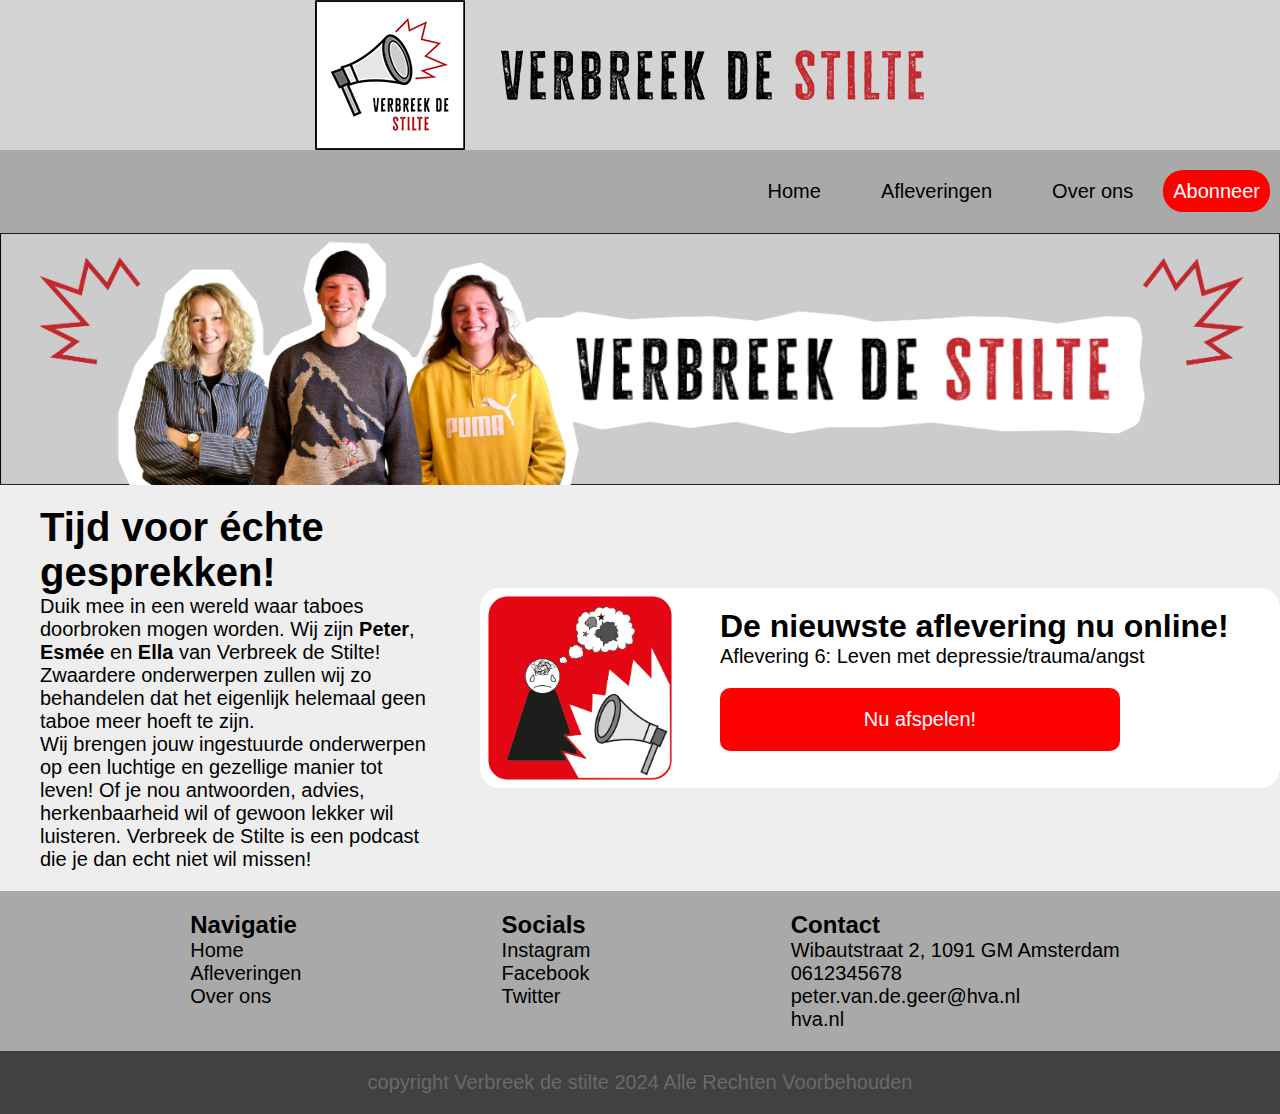
<file: index.html>
<!DOCTYPE html>
<html lang="nl">
<head>
    <meta charset="UTF-8">
    <meta name="viewport" content="width=device-width, initial-scale=1.0">
    <title>Podcast Verbreek de Stilte - Home</title>
    <link rel="stylesheet" href="stylesheet.css"/>
</head>
<body>
    <header>
        <a class="podcastlogo" href="index.html"><img src="images/podcast-logo.png" alt="podcast logo verbreek de stilte"></a>
        <img class="naampodcast" src="images/naam-podcast.png" alt="podcast naam">
    </header>

    <nav>
        <ul>
            <li><a href="index.html">Home</a></li>
            <li><a href="afleveringen.html">Afleveringen</a></li>
            <li><a href="overons.html">Over ons</a></li>
            <li><a class="abonneer" href="#">Abonneer</a></li>
        </ul>
    </nav>

    <main>
        <img class="banner" src="images/banner.png" alt="podcastbanner">
        <div class="flexbox">
            <section class="introtekst" >
                <h1>Tijd voor échte gesprekken!</h1>
                <p>Duik mee in een wereld waar taboes doorbroken mogen worden. Wij zijn <strong>Peter</strong>, <strong>Esmée</strong> en <strong>Ella</strong> van Verbreek de Stilte! Zwaardere onderwerpen zullen wij zo behandelen dat het eigenlijk helemaal geen taboe meer hoeft te zijn.</p>
                <p>Wij brengen jouw ingestuurde onderwerpen op een luchtige en gezellige manier tot leven! Of je nou antwoorden, advies, herkenbaarheid wil of gewoon lekker wil luisteren. Verbreek de Stilte is een podcast die je dan echt niet wil missen!</p>
            </section>
            <section>
                <article class="eersteaflevering">
                    <img src="images/thumbnailtrauma.png" alt="thumbnail Aflevering 1">
                    <div class="overonstekst">
                        <h2>De nieuwste aflevering nu online!</h2>
                        <p>Aflevering 6: Leven met depressie/trauma/angst</p>
                        <a class="nuafspelen" href="#">Nu afspelen!</a>
                    </div>
                </article>
            </section>
        </div>
    </main>
    
    <footer>
        <section class="rij">
            <div>
                <ul>
                    <li><h3>Navigatie</h3></li>
                    <li><a href="index.html">Home</a></li>
                    <li><a href="afleveringen.html">Afleveringen</a></li>
                    <li><a href="overons.html">Over ons</a></li>
                </ul>
            </div>

            <div>
                <ul>
                    <li><h3>Socials</h3></li>
                    <li><a href="#">Instagram</a></li>
                    <li><a href="#">Facebook</a></li>
                    <li><a href="#">Twitter</a></li>
                </ul> 
            </div>

            <div>
                <ul>
                    <li><h3>Contact</h3></li>
                    <li><a href="https://www.google.nl/maps/search/Amstelcampus+Wibautstraat+2+TTH,+1091+GM+Amsterdam/@52.3591141,4.9058011,17z/data=!3m1!4b1?entry=ttu&g_ep=EgoyMDI0MDkyNC4wIKXMDSoASAFQAw%3D%3D">Wibautstraat 2, 1091 GM Amsterdam</a></li>
                    <li><a href="#">0612345678</a></li>
                    <li><a href="#">peter.van.de.geer@hva.nl</a></li>
                    <li><a href="https://www.hva.nl/"> hva.nl</a></li>
                </ul> 
            </div>
        </section>
        <p class="copyright">copyright Verbreek de stilte 2024 Alle Rechten Voorbehouden</p>
    </footer>
</body>
</html>
</file>
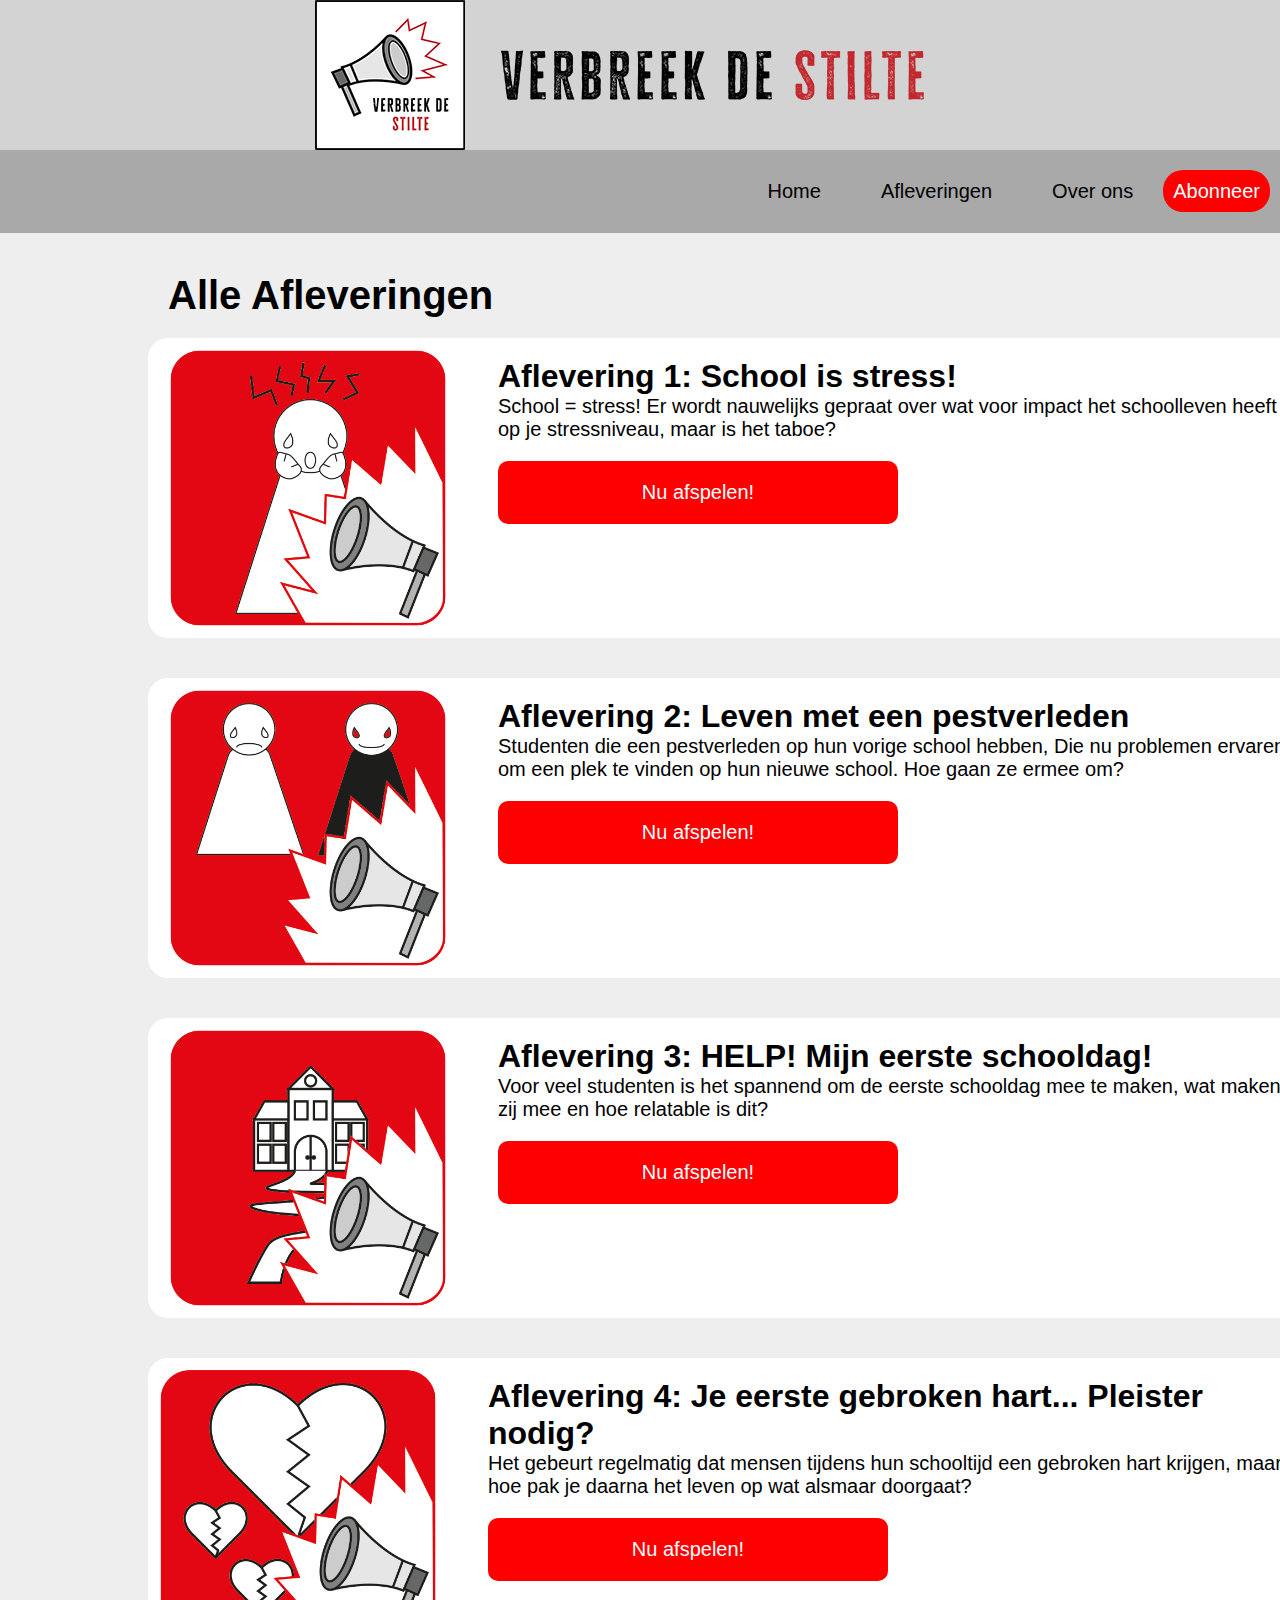
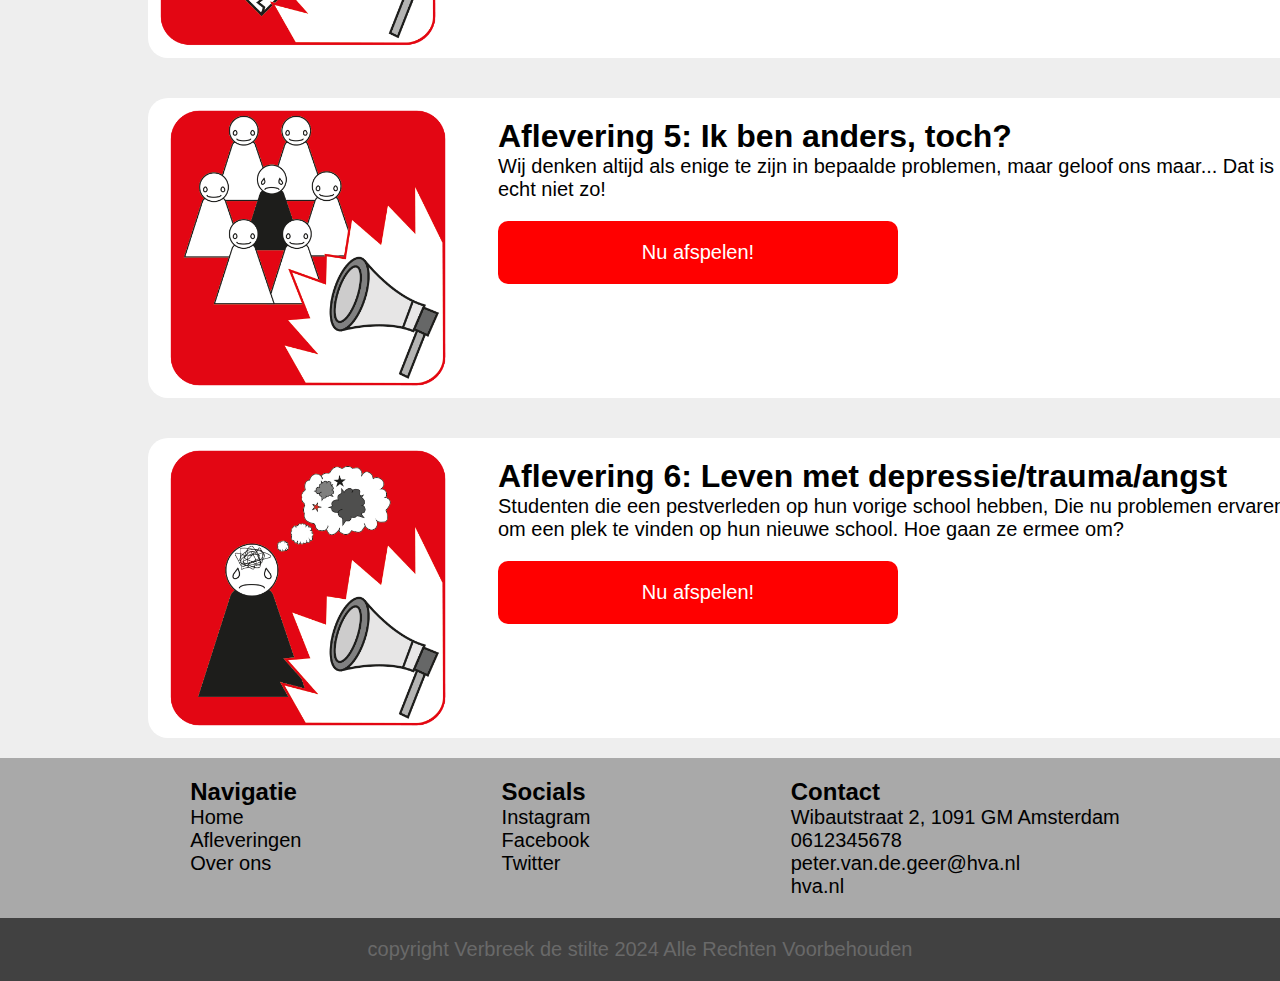
<file: afleveringen.html>
<!DOCTYPE html>
<html lang="nl">
<head>
    <meta charset="UTF-8">
    <meta name="viewport" content="width=device-width, initial-scale=1.0">
    <title>Podcast Verbreek de Stilte - Afleveringen</title>
    <link rel="stylesheet" href="stylesheet.css"/>
</head>
<body>
    <header>
        <a class="podcastlogo" href="index.html"><img src="images/podcast-logo.png" alt="podcast logo verbreek de stilte"></a>
        <img class="naampodcast" src="images/naam-podcast.png" alt="podcast naam">
    </header>
    
    <nav>
        <ul>
            <li><a href="index.html">Home</a></li>
            <li><a href="afleveringen.html">Afleveringen</a></li>
            <li><a href="overons.html">Over ons</a></li>
            <li><a class="abonneer" href="#">Abonneer</a></li>
        </ul>
    </nav>

    <main>
        <section class="afleveringen">
            <h1>Alle Afleveringen</h1>
            <article class="aflevering">
                <img src="images/thumbnailstress.png" alt="thumbnail Aflevering 1">
                <div class="overonstekst">
                    <h2>Aflevering 1: School is stress!</h2>
                    <p>School = stress! Er wordt nauwelijks gepraat over wat voor impact het schoolleven heeft op je stressniveau, maar is het taboe?</p>
                    <a class="nuafspelen" href="#">Nu afspelen!</a>
                </div>
            </article>
            <article class="aflevering">
                <img src="images/thumbnailpesten.png" alt="thumbnail Aflevering 1">
                <div class="overonstekst">
                    <h2>Aflevering 2: Leven met een pestverleden</h2>
                    <p>Studenten die een pestverleden op hun vorige school hebben, Die nu problemen ervaren om een plek te vinden op hun nieuwe school. Hoe gaan ze ermee om?</p>
                    <a class="nuafspelen" href="#">Nu afspelen!</a>
                </div>
            </article>

            <article class="aflevering">
                <img src="images/thumbnailschool.png" alt="thumbnail Aflevering 1">
                <div class="overonstekst">
                    <h2>Aflevering 3: HELP! Mijn eerste schooldag!</h2>
                    <p>Voor veel studenten is het spannend om de eerste schooldag mee te maken, wat maken zij mee en hoe relatable is dit?</p>
                    <a class="nuafspelen" href="#">Nu afspelen!</a>
                </div>
            </article>

            <article class="aflevering">
                <img src="images/thumbnailgebrokenhart.png" alt="thumbnail Aflevering 1">
                <div class="overonstekst">
                    <h2>Aflevering 4: Je eerste gebroken hart... Pleister nodig?</h2>
                    <p>Het gebeurt regelmatig dat mensen tijdens hun schooltijd een gebroken hart krijgen, maar hoe pak je daarna het leven op wat alsmaar doorgaat?</p>
                    <a class="nuafspelen" href="#">Nu afspelen!</a>
                </div>
            </article>

            <article class="aflevering">
                <img src="images/thumbnailanders.png" alt="thumbnail Aflevering 1">
                <div class="overonstekst">
                    <h2>Aflevering 5: Ik ben anders, toch?</h2>
                    <p>Wij denken altijd als enige te zijn in bepaalde problemen, maar geloof ons maar... Dat is echt niet zo!</p>
                    <a class="nuafspelen" href="#">Nu afspelen!</a>
                </div>
            </article>

            <article class="aflevering">
                <img src="images/thumbnailtrauma.png" alt="thumbnail Aflevering 1">
                <div class="overonstekst">
                    <h2>Aflevering 6: Leven met depressie/trauma/angst</h2>
                    <p>Studenten die een pestverleden op hun vorige school hebben, Die nu problemen ervaren om een plek te vinden op hun nieuwe school. Hoe gaan ze ermee om?</p>
                    <a class="nuafspelen" href="#">Nu afspelen!</a>
                </div>
            </article>
        </section>
    </main>

    <footer>
        <section class="rij">
            <div>
                <ul>
                    <li><h3>Navigatie</h3></li>
                    <li><a href="index.html">Home</a></li>
                    <li><a href="afleveringen.html">Afleveringen</a></li>
                    <li><a href="overons.html">Over ons</a></li>
                </ul>
            </div>

            <div>
                <ul>
                    <li><h3>Socials</h3></li>
                    <li><a href="#">Instagram</a></li>
                    <li><a href="#">Facebook</a></li>
                    <li><a href="#">Twitter</a></li>
                </ul> 
            </div>

            <div>
                <ul>
                    <li><h3>Contact</h3></li>
                    <li><a href="https://www.google.nl/maps/search/Amstelcampus+Wibautstraat+2+TTH,+1091+GM+Amsterdam/@52.3591141,4.9058011,17z/data=!3m1!4b1?entry=ttu&g_ep=EgoyMDI0MDkyNC4wIKXMDSoASAFQAw%3D%3D">Wibautstraat 2, 1091 GM Amsterdam</a></li>
                    <li><a href="#">0612345678</a></li>
                    <li><a href="#">peter.van.de.geer@hva.nl</a></li>
                    <li><a href="https://www.hva.nl/"> hva.nl</a></li>
                </ul> 
            </div>
        </section>
        <p class="copyright">copyright Verbreek de stilte 2024 Alle Rechten Voorbehouden</p>
    </footer>
</body>
</html>
</file>
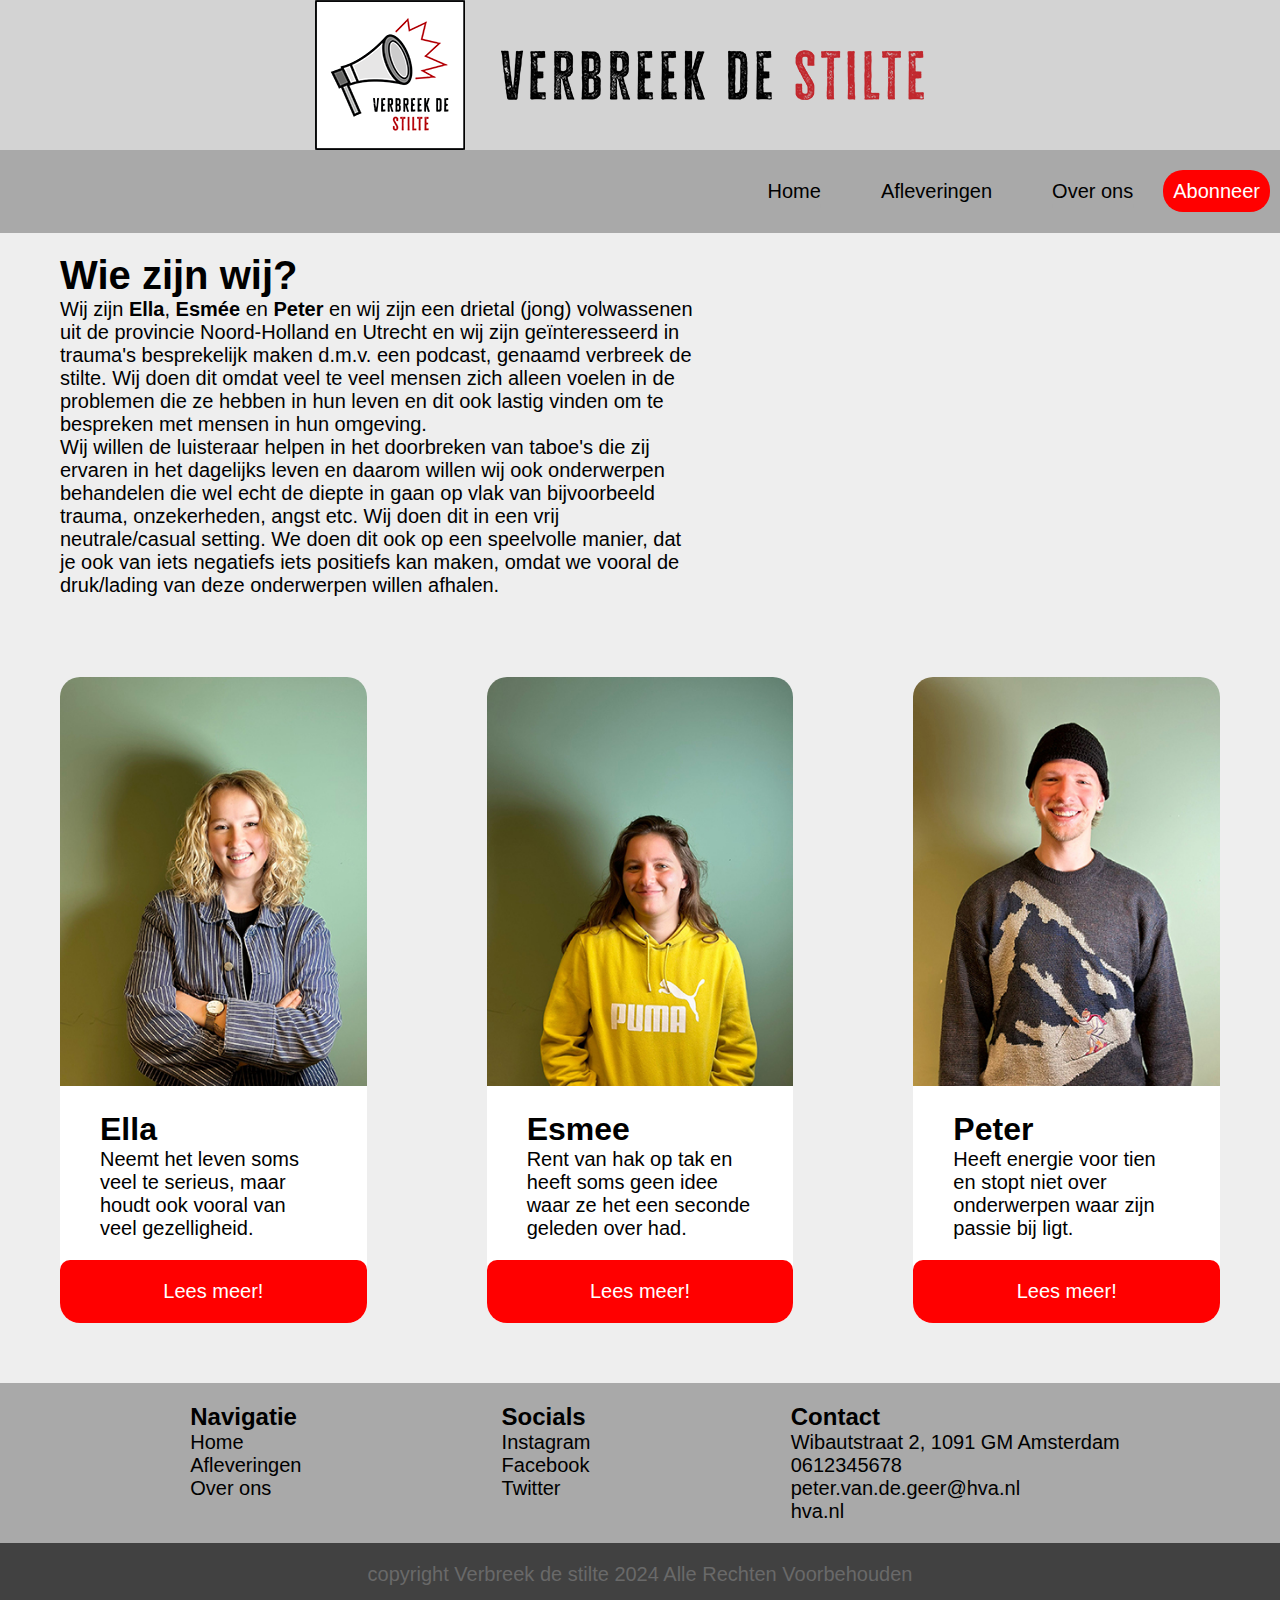
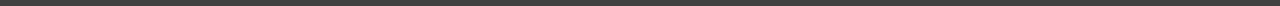
<file: overons.html>
<!DOCTYPE html>
<html lang="nl">
<head>
    <meta charset="UTF-8">
    <meta name="viewport" content="width=device-width, initial-scale=1.0">
    <title>Podcast Verbreek de Stilte - Over ons</title>
    <link rel="stylesheet" href="stylesheet.css"/>
    <link rel="icon" href="images/podcast-logo.png">
</head>
<body>
    <header>
        <a href="index.html"><img src="images/podcast-logo.png" alt="podcast logo verbreek de stilte"></a>
        <img src="images/naam-podcast.png" alt="podcast naam">
    </header>
    
    <nav>
        <ul>
            <li><a href="index.html">Home</a></li>
            <li><a href="afleveringen.html">Afleveringen</a></li>
            <li><a href="overons.html">Over ons</a></li>
            <li><a class="abonneer" href="#">Abonneer</a></li>
        </ul>
    </nav>

    <main>
        <section class="overons">
            <h1>Wie zijn wij?</h1>
            <p>Wij zijn <strong>Ella</strong>, <strong>Esmée</strong> en <strong>Peter</strong> en wij zijn een drietal (jong) volwassenen uit de provincie Noord-Holland en Utrecht en wij zijn geïnteresseerd in trauma's besprekelijk maken d.m.v. een podcast, genaamd verbreek de stilte. Wij doen dit omdat veel te veel mensen zich alleen voelen in de problemen die ze hebben in hun leven en dit ook lastig vinden om te bespreken met mensen in hun omgeving.</p>
            <p>Wij willen de luisteraar helpen in het doorbreken van taboe's die zij ervaren in het dagelijks leven en daarom willen wij ook onderwerpen behandelen die wel echt de diepte in gaan op vlak van bijvoorbeeld trauma, onzekerheden, angst etc. Wij doen dit in een vrij neutrale/casual setting. We doen dit ook op een speelvolle manier, dat je ook van iets negatiefs iets positiefs kan maken, omdat we vooral de druk/lading van deze onderwerpen  willen afhalen.</p> 
        </section>
        <section>
            <article class="artikelen">
                <img src="images/foto-ella.jpg" alt="Foto Ella">
                <div class="overonstekst">
                    <h2>Ella</h2>
                    <p>Neemt het leven soms veel te serieus, maar houdt ook vooral van veel gezelligheid.</p>
                </div>
                <a class="leesmeer" href="#">Lees meer!</a>
            </article>

            <article class="artikelen">
                <img src="images/foto-esmee.JPG" alt="Foto Esmée">
                <div class="overonstekst">
                    <h2>Esmee</h2>
                    <p>Rent van hak op tak en heeft soms geen idee waar ze het een seconde geleden over had.</p>
                </div>
                <a class="leesmeer" href="#">Lees meer!</a>
            </article>

            <article class="artikelen">
                <img src="images/foto-peter.JPG" alt="Foto Peter">
                <div class="overonstekst">
                    <h2>Peter</h2>
                    <p>Heeft energie voor tien en stopt niet over onderwerpen waar zijn passie bij ligt.</p>
                </div>
                <a class="leesmeer" href="#">Lees meer!</a>
            </article>
        </section>
    </main>

    <footer>
        <section class="rij">
            <div>
                <ul>
                    <li><h3>Navigatie</h3></li>
                    <li><a href="index.html">Home</a></li>
                    <li><a href="afleveringen.html">Afleveringen</a></li>
                    <li><a href="overons.html">Over ons</a></li>
                </ul>
            </div>

            <div>
                <ul>
                    <li><h3>Socials</h3></li>
                    <li><a href="#">Instagram</a></li>
                    <li><a href="#">Facebook</a></li>
                    <li><a href="#">Twitter</a></li>
                </ul> 
            </div>

            <div>
                <ul>
                    <li><h3>Contact</h3></li>
                    <li><a href="https://www.google.nl/maps/search/Amstelcampus+Wibautstraat+2+TTH,+1091+GM+Amsterdam/@52.3591141,4.9058011,17z/data=!3m1!4b1?entry=ttu&g_ep=EgoyMDI0MDkyNC4wIKXMDSoASAFQAw%3D%3D">Wibautstraat 2, 1091 GM Amsterdam</a></li>
                    <li><a href="#">0612345678</a></li>
                    <li><a href="#">peter.van.de.geer@hva.nl</a></li>
                    <li><a href="https://www.hva.nl/"> hva.nl</a></li>
                </ul> 
            </div>
        </section>
        <p class="copyright">copyright Verbreek de stilte 2024 Alle Rechten Voorbehouden</p>
    </footer>
</body>
</html>
</file>
<file: stylesheet.css>
*{
    box-sizing:border-box;
}

a{
    text-decoration: none;
}

a:focus-visible{
    background-color: yellow;
}

body{
    color:#000000;              
    background-color:#EEEEEE;      
    font-size: 1.25em;
    font-family: "Helvetica", "Arial", sans-serif;
    margin:0em;
}

p{
    text-align: left;
    font-family: "Helvetica", "Arial", sans-serif;
    font-weight: 400;
    margin:0em;
}

h1{
    text-align: left;
    font-family: "Helvetica", "Arial", sans-serif;
    font-size: 2em;
    margin:0em;
    font-weight:bold;
}

h2{
    font-size: 1.6em;
    margin:0em;
    font-weight: bold;
    font-family: "Helvetica", "Arial", sans-serif;
}

h3{
    font-size: 1.2em;
    margin:0em;
    font-weight: bold;
    font-family: "Helvetica", "Arial", sans-serif;
}

h4{
    font-size: 1em;
    margin:0em;
    font-weight: bold;
    font-family: "Helvetica", "Arial", sans-serif;
}

header{
    display:flex;
    flex-direction: row;
    justify-content: center;
    flex-basis: auto;
    align-items: center;
    background-color:lightgrey;
}

header img:first-child{
    display:block;
}

nav{
    background-color:darkgrey;
    padding: 0.5em;
    width: 100%;
}

nav a{
    color: black;
    padding:1.5em;
    font-weight: normal;
    text-decoration: underline;
    text-underline-offset: 0.3em;
    text-decoration-thickness: 0.2em;
    text-decoration-color: darkgray;
    }

nav a:hover{
    font-weight:normal;
    background-color:rgb(136, 136, 136);
    color: red;
    text-decoration-color: red;
    transition: all 0.4s ease;
}

nav ul{
    display:flex;
    flex-direction: row;
    justify-content:end;
    align-items: center;
    list-style-type: none;
    flex-basis: auto;
}

.abonneer{
    border-radius: 1em;
    background-color:red;
    color: white;
    padding:0.5em 0.5em 0.5em 0.5em;
    margin-right: auto;
    text-decoration: none;
}

.abonneer:hover{
    font-weight: normal;
    background-color:rgb(184, 0, 0);
    color:white;
    transform:scale(1.1);
    transition:all 250ms ease;
}

.banner{
    display:block;
    width:100%;
    max-height:20em;
}

.flexbox{
    display:flex;
}


.introtekst{
    display:flex;
    justify-content: left;
    flex-direction: column;
    margin: 1em 2em;
    width:50%;
    flex-wrap: wrap;
}

main div section:first-of-type{
    margin: 1em 2em;
    width:50%;
}

main div section:nth-of-type(2){
    display:flex;
    justify-content: right;
    align-items: center;
} 

section:nth-child(2){
    display:flex;
    justify-content: center;
}

main div section:nth-of-type(2) .nuafspelen{
    margin-top: 1em;
}

.overons{
    display:flex;
    justify-content: left;
    flex-direction: column;
    margin: 1em 3em;
    width:50%;
    flex-wrap: wrap;
}

.overonstekst{
    padding: 1em 2em 1em 2em;
}


.artikelen{
    background-color: white;
    border-radius: 1em;
    margin: 3em;
    width: 20em;
    overflow: hidden;
}

article img{
    width: 100%;
}

section img{
    width: 100%;
}

section{
    list-style-type: none;
    padding-left: 0;
}

article{
    list-style-type: none;
    padding-left: 0;
}

.leesmeer{
    display: flex;
    justify-content: center;
    text-align: center;
    width: 100%;
    padding: 1em;
    background-color: red;
    color: white;
    text-decoration: none;
    border: none;
    border-radius: 0.5em;
}

.leesmeer:hover{
    font-weight: normal;
    background-color:rgb(184, 0, 0);
    color:white;
    transform:rotate(360deg);
    transition:all 250ms ease 250ms;
}

.leesmeer:active{
    transform:scale(0.8);
    transition:all 250ms ease;
}

.eersteaflevering{
    display: flex;
    justify-content: flex-start;
    background-color: white;
    border-radius: 1em;
    width: 40em;
    overflow: hidden;
}

.eersteaflevering img{
    width:10em;
}

.eersteaflevering img:hover{
    animation: rotate;
    animation-name: rotate;
    animation-duration: 1s;
    animation-timing-function: linear;
    animation-delay: 300ms;
}

.nuafspelen{
    display: flex;
    justify-content: center;
    text-align: center;
    width: 20em;
    padding: 1em;
    background-color: red;
    color: white;
    text-decoration: none;
    border: none;
    border-radius: 0.5em;
}

.nuafspelen:hover{
    font-weight:normal;
    background-color:rgb(184, 0, 0);
    color: white;
    transform:scale(1.1);
    transition:all 250ms ease;
}

.nuafspelen:active{
    transform:scale(0.8);
    transition:all 250ms ease;
}

.afleveringen{
    display:flex;
    flex-wrap: wrap;
    width:80%;
    margin-left: auto;
    margin-right: auto;
    flex-direction: column;
}

.afleveringen h1{
    margin-top: 1em;
    margin-left: 1em;
}

.aflevering{
    display: flex;
    justify-content: center;
    background-color: white;
    border-radius: 1em;
    padding:0em 0em 0em 0em;
    width:60em;
    overflow: hidden;
    margin:1em;
}

.aflevering img{
    width:15em;
}

.aflevering a{
    margin-top: 1em;
}

.aflevering p{
    Width:40em;
}

main .afleveringen img:hover{
    animation: rotate;
    animation-name: rotate;
    animation-duration: 1s;
    animation-timing-function: linear;
    animation-delay: 300ms;
}

footer a{
    color: black;
    padding: 0.5em 0.5em 0.5em 0em;
    font-weight: normal;
}

footer a:hover{
    font-weight:normal;
    color:red
}

footer{
background-color: #414141;
padding:0em, 0em, 2em,0em;
}

.rij{
    display: flex;
    flex-wrap: wrap;
    justify-content:space-evenly;
}

footer section:first-of-type{
    max-width: 100%;
    background-color: darkgrey;
    margin:auto;
}

footer ul{
    list-style-type: none;
}

.copyright{
    display:flex;
    justify-content: center;
    background-color:#414141;
    color:dimgrey;
    list-style-type: none;
    padding: 1em;
    margin:0;
    position: sticky;
    border: 2em black;
    width:100%;
}

@keyframes rotate {
    0% {
        transform: rotate(0deg);
    }

    50% {
        transform: rotate(180deg);
    }

    100% {
        transform: rotate(360deg);
    }
}
</file>
